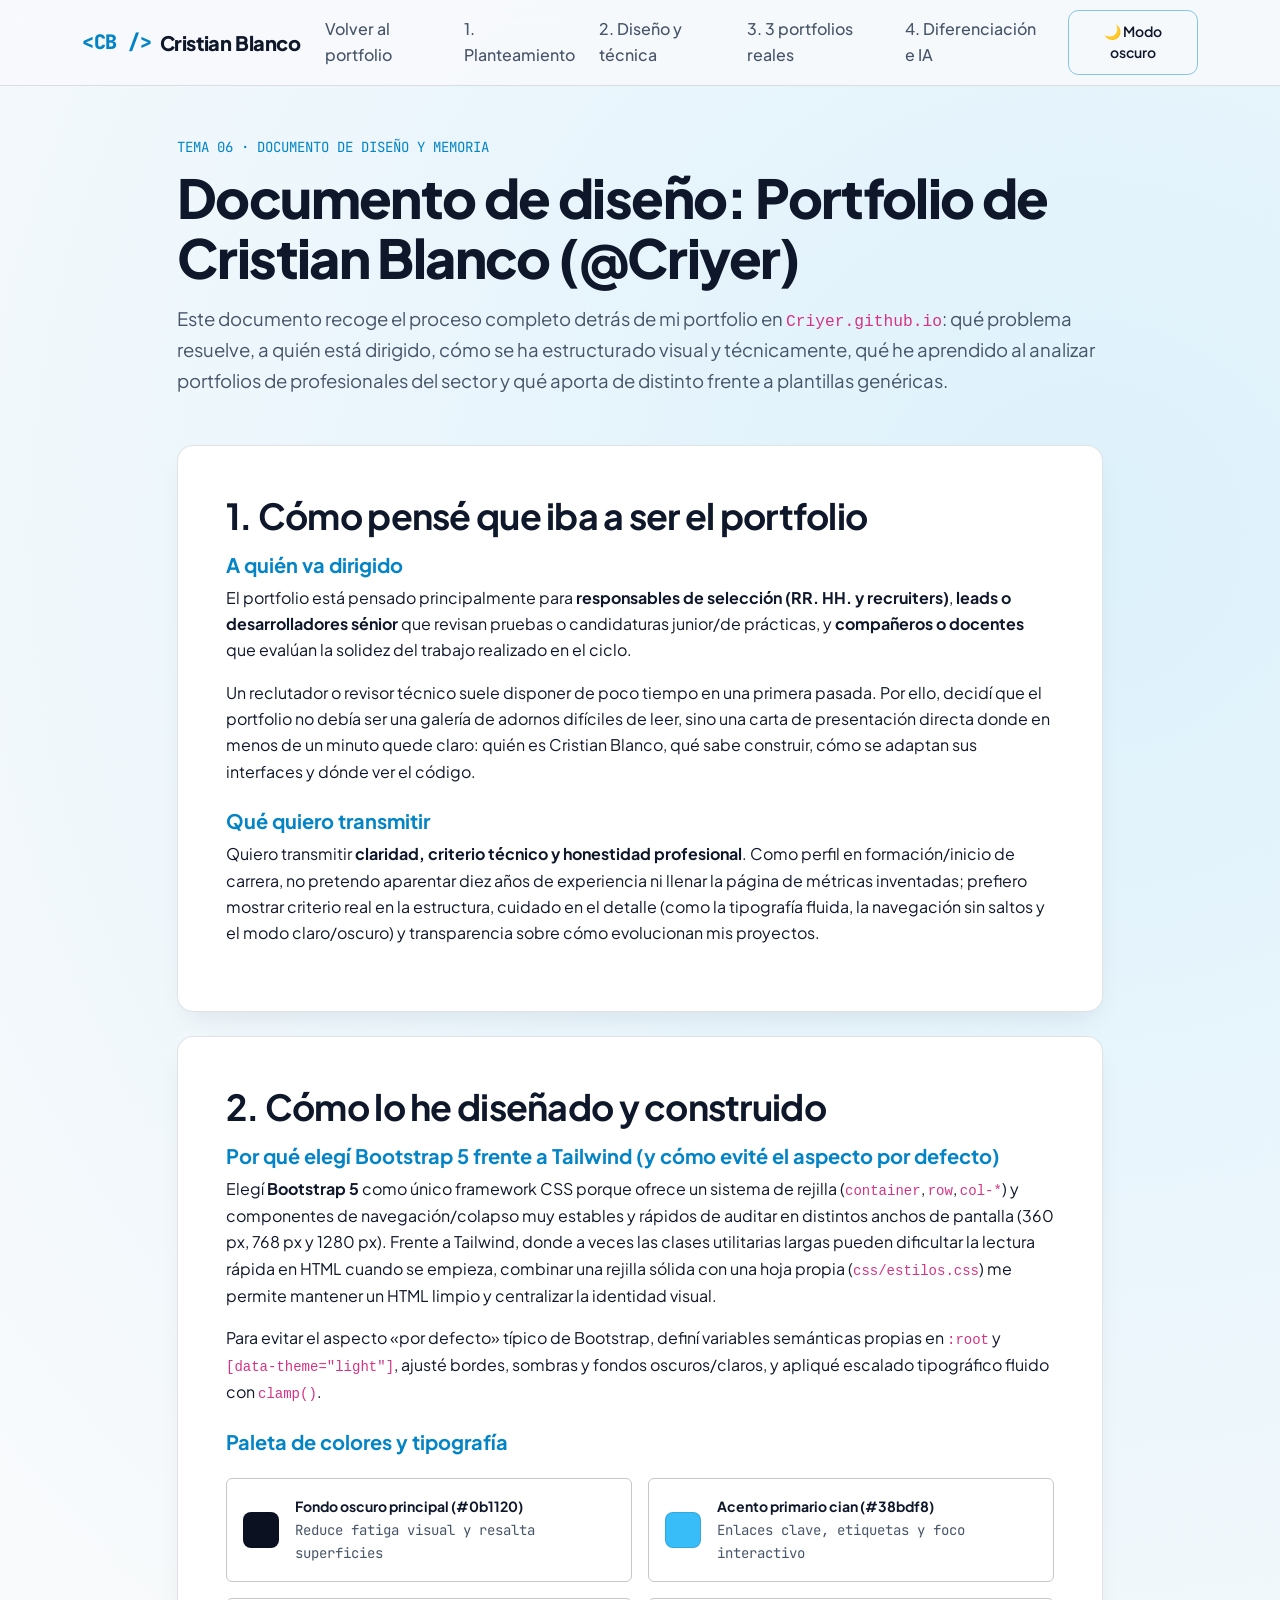
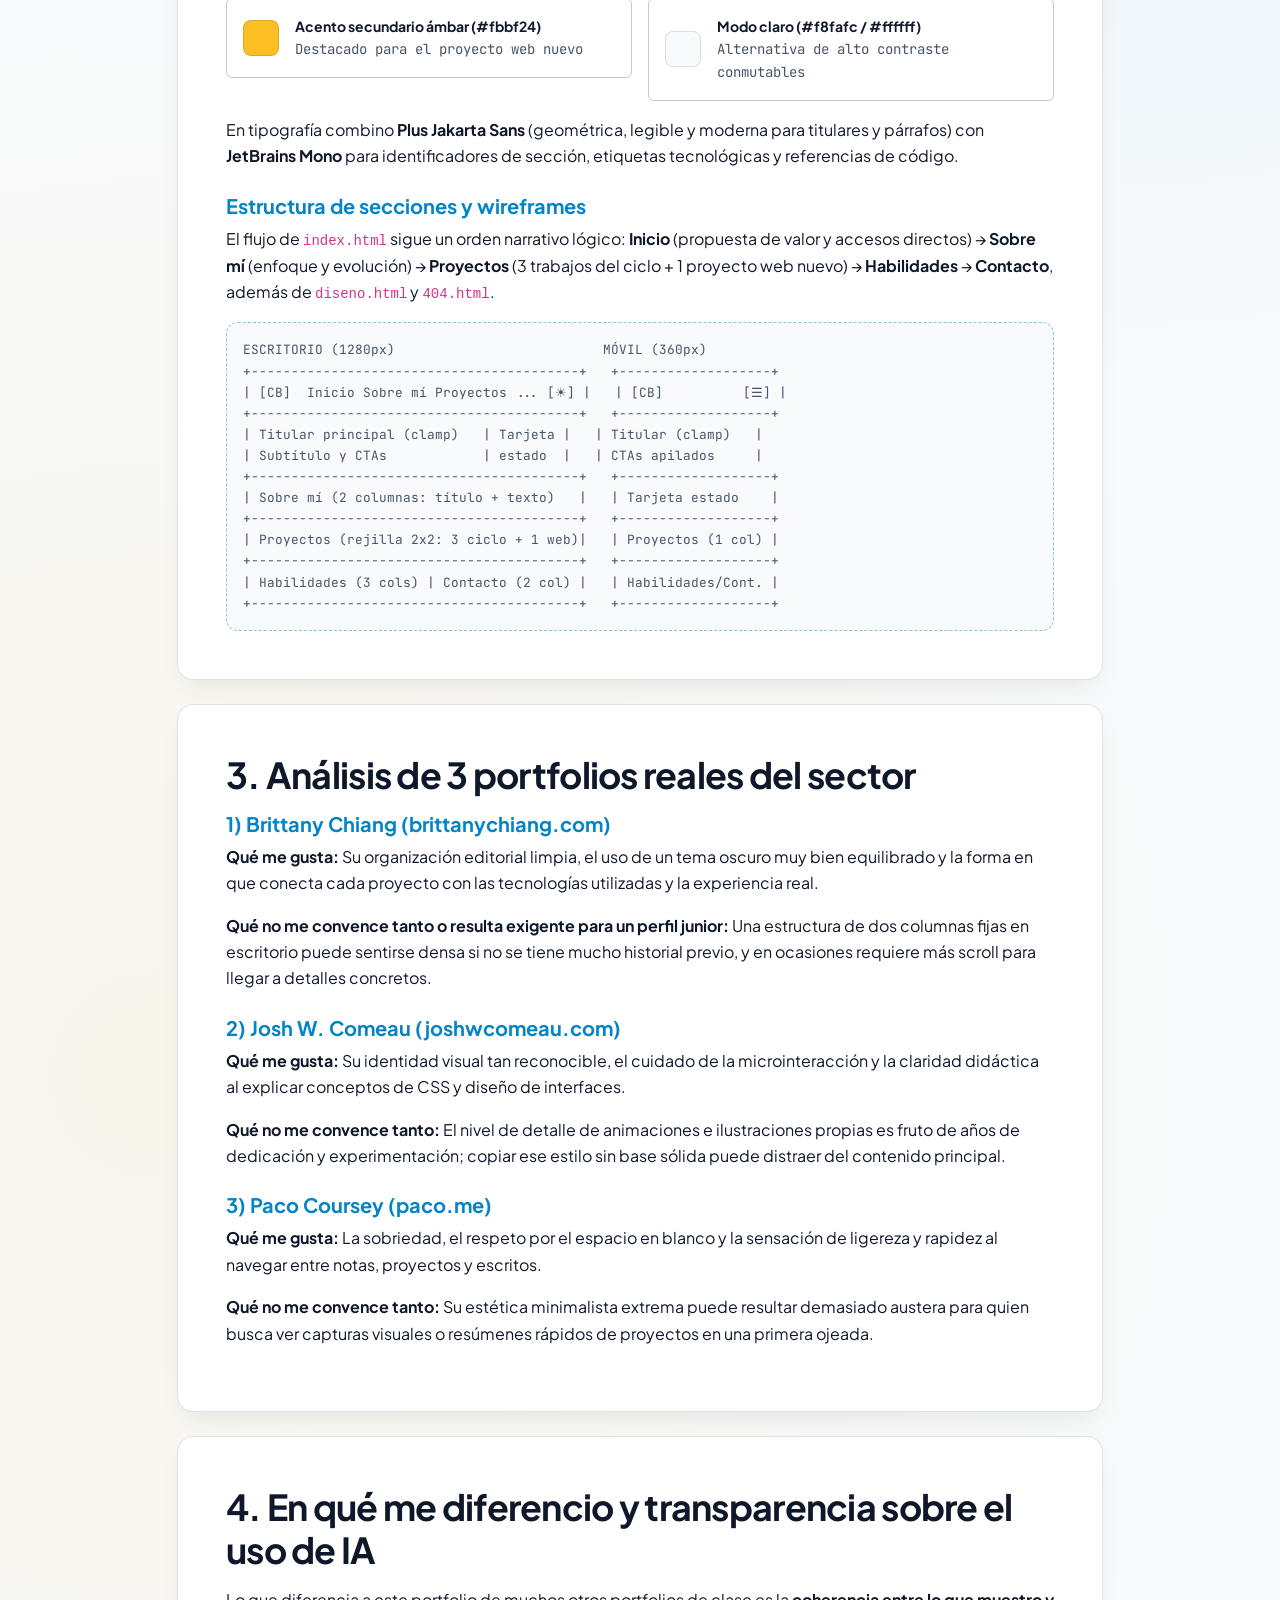
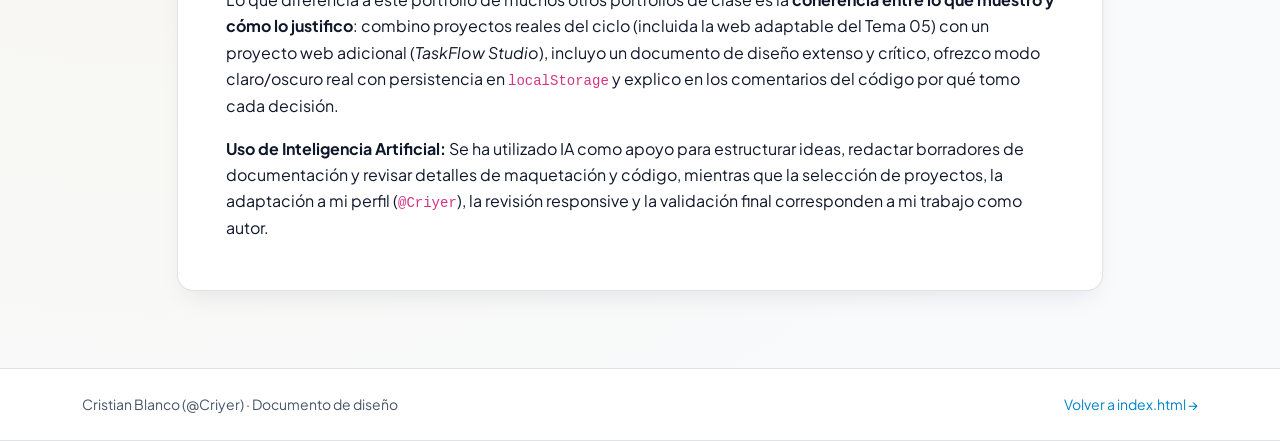
<file: diseno.html>
<!DOCTYPE html>
<html lang="es" data-theme="dark">
<head>
  <meta charset="UTF-8">
  <meta name="viewport" content="width=device-width, initial-scale=1.0">
  <title>Documento de Diseño · Cristian Blanco (@Criyer)</title>
  <meta name="description" content="Memoria y documento de diseño del portfolio de Cristian Blanco: planteamiento, arquitectura visual, elección de Bootstrap 5, análisis de 3 portfolios reales y diferenciación.">
  <link rel="icon" type="image/svg+xml" href="img/favicon.svg">
  <link rel="preconnect" href="https://fonts.googleapis.com">
  <link rel="preconnect" href="https://fonts.gstatic.com" crossorigin>
  <link href="https://fonts.googleapis.com/css2?family=JetBrains+Mono:wght@400;500;700&family=Plus+Jakarta+Sans:wght@400;500;600;700;800&display=swap" rel="stylesheet">
  <link href="https://cdn.jsdelivr.net/npm/bootstrap@5.3.3/dist/css/bootstrap.min.css" rel="stylesheet" integrity="sha384-QWTKZyjpPEjISv5WaRU9OFeRpok6YctnYmDr5pNlyT2bRjXh0JMhjY6hW+ALEwIH" crossorigin="anonymous">
  <link rel="stylesheet" href="css/estilos.css">
  <style>
    .wireframe-box {
      font-family: var(--font-mono);
      font-size: 0.8rem;
      background-color: var(--bg-body);
      border: 1px dashed var(--border-strong);
      border-radius: 0.75rem;
      padding: 1rem;
      overflow-x: auto;
      white-space: pre;
      color: var(--text-secondary);
    }
    .swatch {
      width: 2.25rem;
      height: 2.25rem;
      border-radius: 0.5rem;
      border: 1px solid var(--border-subtle);
      flex-shrink: 0;
    }
  </style>
</head>
<body>
  <header>
    <nav class="navbar navbar-expand-lg fixed-top portfolio-navbar" aria-label="Navegación del documento de diseño">
      <div class="container">
        <a class="navbar-brand d-flex align-items-center gap-2" href="index.html">
          <span class="font-mono-code accent-text">&lt;CB /&gt;</span>
          <span>Cristian Blanco</span>
        </a>
        <button class="navbar-toggler border-0" type="button" data-bs-toggle="collapse" data-bs-target="#navbarDoc" aria-controls="navbarDoc" aria-expanded="false" aria-label="Alternar navegación">
          <span class="navbar-toggler-icon"></span>
        </button>
        <div class="collapse navbar-collapse" id="navbarDoc">
          <ul class="navbar-nav ms-auto align-items-lg-center gap-lg-2 my-3 my-lg-0">
            <li class="nav-item"><a class="nav-link" href="index.html">Volver al portfolio</a></li>
            <li class="nav-item"><a class="nav-link" href="#planteamiento">1. Planteamiento</a></li>
            <li class="nav-item"><a class="nav-link" href="#diseno">2. Diseño y técnica</a></li>
            <li class="nav-item"><a class="nav-link" href="#referentes">3. 3 portfolios reales</a></li>
            <li class="nav-item"><a class="nav-link" href="#diferenciacion">4. Diferenciación e IA</a></li>
            <li class="nav-item ms-lg-2 mt-2 mt-lg-0">
              <button id="themeToggle" type="button" class="btn btn-sm btn-outline-custom" aria-pressed="false">
                <span id="themeToggleIcon" aria-hidden="true">☀️</span>
                <span id="themeToggleLabel">Modo claro</span>
              </button>
            </li>
          </ul>
        </div>
      </div>
    </nav>
  </header>

  <main class="hero-section">
    <div class="container">
      <div class="row justify-content-center">
        <div class="col-lg-10">
          <p class="font-mono-code accent-text small mb-2">TEMA 06 · DOCUMENTO DE DISEÑO Y MEMORIA</p>
          <h1 class="hero-title mb-3">Documento de diseño: Portfolio de Cristian Blanco (@Criyer)</h1>
          <p class="lead-custom mb-5">
            Este documento recoge el proceso completo detrás de mi portfolio en <code>Criyer.github.io</code>: qué problema resuelve, a quién está dirigido, cómo se ha estructurado visual y técnicamente, qué he aprendido al analizar portfolios de profesionales del sector y qué aporta de distinto frente a plantillas genéricas.
          </p>

          <section id="planteamiento" class="surface-card p-4 p-md-5 mb-4">
            <h2 class="section-title h2 mb-3">1. Cómo pensé que iba a ser el portfolio</h2>
            <h3 class="h5 fw-bold accent-text mt-3">A quién va dirigido</h3>
            <p>
              El portfolio está pensado principalmente para <strong>responsables de selección (RR. HH. y recruiters)</strong>, <strong>leads o desarrolladores sénior</strong> que revisan pruebas o candidaturas junior/de prácticas, y <strong>compañeros o docentes</strong> que evalúan la solidez del trabajo realizado en el ciclo.
            </p>
            <p>
              Un reclutador o revisor técnico suele disponer de poco tiempo en una primera pasada. Por ello, decidí que el portfolio no debía ser una galería de adornos difíciles de leer, sino una carta de presentación directa donde en menos de un minuto quede claro: quién es Cristian Blanco, qué sabe construir, cómo se adaptan sus interfaces y dónde ver el código.
            </p>

            <h3 class="h5 fw-bold accent-text mt-4">Qué quiero transmitir</h3>
            <p>
              Quiero transmitir <strong>claridad, criterio técnico y honestidad profesional</strong>. Como perfil en formación/inicio de carrera, no pretendo aparentar diez años de experiencia ni llenar la página de métricas inventadas; prefiero mostrar criterio real en la estructura, cuidado en el detalle (como la tipografía fluida, la navegación sin saltos y el modo claro/oscuro) y transparencia sobre cómo evolucionan mis proyectos.
            </p>
          </section>

          <section id="diseno" class="surface-card p-4 p-md-5 mb-4">
            <h2 class="section-title h2 mb-3">2. Cómo lo he diseñado y construido</h2>
            <h3 class="h5 fw-bold accent-text mt-3">Por qué elegí Bootstrap 5 frente a Tailwind (y cómo evité el aspecto por defecto)</h3>
            <p>
              Elegí <strong>Bootstrap 5</strong> como único framework CSS porque ofrece un sistema de rejilla (<code>container</code>, <code>row</code>, <code>col-*</code>) y componentes de navegación/colapso muy estables y rápidos de auditar en distintos anchos de pantalla (360 px, 768 px y 1280 px). Frente a Tailwind, donde a veces las clases utilitarias largas pueden dificultar la lectura rápida en HTML cuando se empieza, combinar una rejilla sólida con una hoja propia (<code>css/estilos.css</code>) me permite mantener un HTML limpio y centralizar la identidad visual.
            </p>
            <p>
              Para evitar el aspecto «por defecto» típico de Bootstrap, definí variables semánticas propias en <code>:root</code> y <code>[data-theme="light"]</code>, ajusté bordes, sombras y fondos oscuros/claros, y apliqué escalado tipográfico fluido con <code>clamp()</code>.
            </p>

            <h3 class="h5 fw-bold accent-text mt-4">Paleta de colores y tipografía</h3>
            <div class="row g-3 my-2">
              <div class="col-sm-6">
                <div class="d-flex align-items-center gap-3 p-3 rounded border border-secondary-subtle">
                  <div class="swatch" style="background:#0b1120;"></div>
                  <div>
                    <div class="fw-bold small">Fondo oscuro principal (#0b1120)</div>
                    <div class="font-mono-code small text-secondary-custom">Reduce fatiga visual y resalta superficies</div>
                  </div>
                </div>
              </div>
              <div class="col-sm-6">
                <div class="d-flex align-items-center gap-3 p-3 rounded border border-secondary-subtle">
                  <div class="swatch" style="background:#38bdf8;"></div>
                  <div>
                    <div class="fw-bold small">Acento primario cian (#38bdf8)</div>
                    <div class="font-mono-code small text-secondary-custom">Enlaces clave, etiquetas y foco interactivo</div>
                  </div>
                </div>
              </div>
              <div class="col-sm-6">
                <div class="d-flex align-items-center gap-3 p-3 rounded border border-secondary-subtle">
                  <div class="swatch" style="background:#fbbf24;"></div>
                  <div>
                    <div class="fw-bold small">Acento secundario ámbar (#fbbf24)</div>
                    <div class="font-mono-code small text-secondary-custom">Destacado para el proyecto web nuevo</div>
                  </div>
                </div>
              </div>
              <div class="col-sm-6">
                <div class="d-flex align-items-center gap-3 p-3 rounded border border-secondary-subtle">
                  <div class="swatch" style="background:#f8fafc;"></div>
                  <div>
                    <div class="fw-bold small">Modo claro (#f8fafc / #ffffff)</div>
                    <div class="font-mono-code small text-secondary-custom">Alternativa de alto contraste conmutables</div>
                  </div>
                </div>
              </div>
            </div>
            <p class="mt-3">
              En tipografía combino <strong>Plus Jakarta Sans</strong> (geométrica, legible y moderna para titulares y párrafos) con <strong>JetBrains Mono</strong> para identificadores de sección, etiquetas tecnológicas y referencias de código.
            </p>

            <h3 class="h5 fw-bold accent-text mt-4">Estructura de secciones y wireframes</h3>
            <p>
              El flujo de <code>index.html</code> sigue un orden narrativo lógico: <strong>Inicio</strong> (propuesta de valor y accesos directos) → <strong>Sobre mí</strong> (enfoque y evolución) → <strong>Proyectos</strong> (3 trabajos del ciclo + 1 proyecto web nuevo) → <strong>Habilidades</strong> → <strong>Contacto</strong>, además de <code>diseno.html</code> y <code>404.html</code>.
            </p>
            <div class="wireframe-box" aria-label="Boceto esquemático de estructura en escritorio y móvil">ESCRITORIO (1280px)                          MÓVIL (360px)
+-----------------------------------------+   +-------------------+
| [CB]  Inicio Sobre mí Proyectos ... [☀] |   | [CB]          [☰] |
+-----------------------------------------+   +-------------------+
| Titular principal (clamp)   | Tarjeta |   | Titular (clamp)   |
| Subtítulo y CTAs            | estado  |   | CTAs apilados     |
+-----------------------------------------+   +-------------------+
| Sobre mí (2 columnas: título + texto)   |   | Tarjeta estado    |
+-----------------------------------------+   +-------------------+
| Proyectos (rejilla 2x2: 3 ciclo + 1 web)|   | Proyectos (1 col) |
+-----------------------------------------+   +-------------------+
| Habilidades (3 cols) | Contacto (2 col) |   | Habilidades/Cont. |
+-----------------------------------------+   +-------------------+</div>
          </section>

          <section id="referentes" class="surface-card p-4 p-md-5 mb-4">
            <h2 class="section-title h2 mb-3">3. Análisis de 3 portfolios reales del sector</h2>
            <h3 class="h5 fw-bold accent-text mt-3">1) Brittany Chiang (brittanychiang.com)</h3>
            <p>
              <strong>Qué me gusta:</strong> Su organización editorial limpia, el uso de un tema oscuro muy bien equilibrado y la forma en que conecta cada proyecto con las tecnologías utilizadas y la experiencia real.
            </p>
            <p>
              <strong>Qué no me convence tanto o resulta exigente para un perfil junior:</strong> Una estructura de dos columnas fijas en escritorio puede sentirse densa si no se tiene mucho historial previo, y en ocasiones requiere más scroll para llegar a detalles concretos.
            </p>

            <h3 class="h5 fw-bold accent-text mt-4">2) Josh W. Comeau (joshwcomeau.com)</h3>
            <p>
              <strong>Qué me gusta:</strong> Su identidad visual tan reconocible, el cuidado de la microinteracción y la claridad didáctica al explicar conceptos de CSS y diseño de interfaces.
            </p>
            <p>
              <strong>Qué no me convence tanto:</strong> El nivel de detalle de animaciones e ilustraciones propias es fruto de años de dedicación y experimentación; copiar ese estilo sin base sólida puede distraer del contenido principal.
            </p>

            <h3 class="h5 fw-bold accent-text mt-4">3) Paco Coursey (paco.me)</h3>
            <p>
              <strong>Qué me gusta:</strong> La sobriedad, el respeto por el espacio en blanco y la sensación de ligereza y rapidez al navegar entre notas, proyectos y escritos.
            </p>
            <p>
              <strong>Qué no me convence tanto:</strong> Su estética minimalista extrema puede resultar demasiado austera para quien busca ver capturas visuales o resúmenes rápidos de proyectos en una primera ojeada.
            </p>
          </section>

          <section id="diferenciacion" class="surface-card p-4 p-md-5">
            <h2 class="section-title h2 mb-3">4. En qué me diferencio y transparencia sobre el uso de IA</h2>
            <p>
              Lo que diferencia a este portfolio de muchos otros portfolios de clase es la <strong>coherencia entre lo que muestro y cómo lo justifico</strong>: combino proyectos reales del ciclo (incluida la web adaptable del Tema 05) con un proyecto web adicional (<em>TaskFlow Studio</em>), incluyo un documento de diseño extenso y crítico, ofrezco modo claro/oscuro real con persistencia en <code>localStorage</code> y explico en los comentarios del código por qué tomo cada decisión.
            </p>
            <p class="mb-0">
              <strong>Uso de Inteligencia Artificial:</strong> Se ha utilizado IA como apoyo para estructurar ideas, redactar borradores de documentación y revisar detalles de maquetación y código, mientras que la selección de proyectos, la adaptación a mi perfil (<code>@Criyer</code>), la revisión responsive y la validación final corresponden a mi trabajo como autor.
            </p>
          </section>
        </div>
      </div>
    </div>
  </main>

  <footer class="py-4 border-top section-alt">
    <div class="container d-flex flex-column flex-sm-row justify-content-between align-items-center gap-2 small text-secondary-custom">
      <span>Cristian Blanco (@Criyer) · Documento de diseño</span>
      <a href="index.html" class="accent-text text-decoration-none">Volver a index.html →</a>
    </div>
  </footer>

  <script src="https://cdn.jsdelivr.net/npm/bootstrap@5.3.3/dist/js/bootstrap.bundle.min.js" integrity="sha384-YvpcrYf0tY3lHB60NNkmXc5s9fDVZLESaAA55NDzOxhy9GkcIdslK1eN7N6jIeHz" crossorigin="anonymous"></script>
  <script src="js/main.js"></script>
</body>
</html>
</file>
<file: css/estilos.css>
/* ==========================================================================
   TEMA PROPIO Y ESTILOS PERSONALIZADOS — CRISTIAN BLANCO (Criyer.github.io)
   Framework base: Bootstrap 5.3
   Objetivo: Romper la estética genérica por defecto de Bootstrap mediante
   variables semánticas, tipografía fluida con clamp(), soporte de modo
   claro/oscuro y jerarquía visual cuidada para perfiles técnicos y RR. HH.
   ========================================================================== */

:root {
  --font-sans: 'Plus Jakarta Sans', system-ui, -apple-system, BlinkMacSystemFont, 'Segoe UI', sans-serif;
  --font-mono: 'JetBrains Mono', ui-monospace, SFMono-Regular, Menlo, monospace;

  --bg-body: #0b1120;
  --bg-surface: #111827;
  --bg-surface-elevated: #182234;
  --bg-glass: rgba(11, 17, 32, 0.82);
  --text-primary: #f1f5f9;
  --text-secondary: #94a3b8;
  --text-muted: #64748b;
  --accent-primary: #38bdf8;
  --accent-primary-hover: #0ea5e9;
  --accent-secondary: #fbbf24;
  --border-subtle: rgba(148, 163, 184, 0.16);
  --border-strong: rgba(56, 189, 248, 0.45);
  --shadow-card: 0 14px 34px -12px rgba(2, 6, 23, 0.72);
  --shadow-accent: 0 10px 25px -8px rgba(56, 189, 248, 0.35);

  --bs-body-bg: var(--bg-body);
  --bs-body-color: var(--text-primary);
  --bs-border-color: var(--border-subtle);
}

[data-theme="light"] {
  --bg-body: #f8fafc;
  --bg-surface: #ffffff;
  --bg-surface-elevated: #f1f5f9;
  --bg-glass: rgba(248, 250, 252, 0.86);
  --text-primary: #0f172a;
  --text-secondary: #475569;
  --text-muted: #64748b;
  --accent-primary: #0284c7;
  --accent-primary-hover: #0369a1;
  --accent-secondary: #d97706;
  --border-subtle: rgba(15, 23, 42, 0.12);
  --border-strong: rgba(2, 132, 199, 0.45);
  --shadow-card: 0 12px 28px -10px rgba(15, 23, 42, 0.1);
  --shadow-accent: 0 10px 22px -8px rgba(2, 132, 199, 0.25);

  --bs-body-bg: var(--bg-body);
  --bs-body-color: var(--text-primary);
  --bs-border-color: var(--border-subtle);
}

html {
  scroll-behavior: smooth;
  scroll-padding-top: 5rem;
  overflow-x: clip;
}

body {
  font-family: var(--font-sans);
  background-color: var(--bg-body);
  color: var(--text-primary);
  line-height: 1.65;
  overflow-x: clip;
  transition: background-color 0.28s ease, color 0.28s ease;
}

.font-mono-code {
  font-family: var(--font-mono);
}

.hero-title {
  font-size: clamp(2rem, 4.2vw, 3.5rem);
  font-weight: 800;
  letter-spacing: -0.03em;
  line-height: 1.12;
}

.section-title {
  font-size: clamp(1.5rem, 2.8vw, 2.25rem);
  font-weight: 700;
  letter-spacing: -0.02em;
}

.lead-custom {
  font-size: clamp(1rem, 1.45vw, 1.2rem);
  color: var(--text-secondary);
}

.portfolio-navbar {
  background-color: var(--bg-glass);
  backdrop-filter: blur(12px);
  -webkit-backdrop-filter: blur(12px);
  border-bottom: 1px solid var(--border-subtle);
}

.navbar-brand {
  font-weight: 800;
  letter-spacing: -0.02em;
  color: var(--text-primary) !important;
}

.nav-link {
  color: var(--text-secondary) !important;
  font-weight: 500;
  position: relative;
  transition: color 0.2s ease;
}

.nav-link:hover,
.nav-link:focus-visible,
.nav-link.active {
  color: var(--accent-primary) !important;
}

.btn-accent {
  background-color: var(--accent-primary);
  border: 1px solid var(--accent-primary);
  color: #06101e;
  font-weight: 700;
  border-radius: 0.65rem;
  padding: 0.65rem 1.3rem;
  box-shadow: var(--shadow-accent);
  transition: transform 0.18s ease, background-color 0.18s ease, box-shadow 0.18s ease;
}

.btn-accent:hover,
.btn-accent:focus-visible {
  background-color: var(--accent-primary-hover);
  border-color: var(--accent-primary-hover);
  color: #ffffff;
  transform: translateY(-2px);
}

.btn-outline-custom {
  background-color: transparent;
  border: 1px solid var(--border-strong);
  color: var(--text-primary);
  font-weight: 600;
  border-radius: 0.65rem;
  padding: 0.65rem 1.3rem;
  transition: background-color 0.18s ease, border-color 0.18s ease, transform 0.18s ease;
}

.btn-outline-custom:hover,
.btn-outline-custom:focus-visible {
  background-color: var(--bg-surface-elevated);
  border-color: var(--accent-primary);
  color: var(--accent-primary);
  transform: translateY(-2px);
}

.hero-section {
  padding-top: clamp(6.5rem, 11vw, 8.5rem);
  padding-bottom: clamp(3.5rem, 6vw, 5.5rem);
  background:
    radial-gradient(circle at 85% 15%, rgba(56, 189, 248, 0.14), transparent 45%),
    radial-gradient(circle at 12% 75%, rgba(251, 191, 36, 0.08), transparent 40%);
}

.section-block {
  padding-block: clamp(3.5rem, 6vw, 5rem);
}

.section-alt {
  background-color: var(--bg-surface);
  border-top: 1px solid var(--border-subtle);
  border-bottom: 1px solid var(--border-subtle);
}

.surface-card {
  background-color: var(--bg-surface);
  border: 1px solid var(--border-subtle);
  border-radius: 1rem;
  box-shadow: var(--shadow-card);
  transition: transform 0.22s ease, border-color 0.22s ease;
}

.section-alt .surface-card {
  background-color: var(--bg-surface-elevated);
}

.project-card:hover {
  transform: translateY(-5px);
  border-color: var(--border-strong);
}

.project-img-wrap {
  aspect-ratio: 16 / 9;
  overflow: hidden;
  border-top-left-radius: 1rem;
  border-top-right-radius: 1rem;
  border-bottom: 1px solid var(--border-subtle);
  background-color: var(--bg-body);
}

.project-img-wrap img {
  width: 100%;
  height: 100%;
  object-fit: cover;
  display: block;
}

.tech-badge {
  font-family: var(--font-mono);
  font-size: 0.75rem;
  font-weight: 500;
  padding: 0.28rem 0.6rem;
  border-radius: 0.45rem;
  background-color: rgba(56, 189, 248, 0.12);
  color: var(--accent-primary);
  border: 1px solid rgba(56, 189, 248, 0.25);
}

.badge-nuevo {
  background-color: rgba(251, 191, 36, 0.16);
  color: var(--accent-secondary);
  border-color: rgba(251, 191, 36, 0.38);
}

.text-secondary-custom {
  color: var(--text-secondary);
}

.accent-text {
  color: var(--accent-primary);
}

@media (max-width: 575.98px) {
  .btn-accent,
  .btn-outline-custom {
    width: 100%;
    text-align: center;
  }
}

@media (prefers-reduced-motion: reduce) {
  html {
    scroll-behavior: auto;
  }
  *,
  *::before,
  *::after {
    transition-duration: 0.01ms !important;
    animation-duration: 0.01ms !important;
  }
}
</file>
